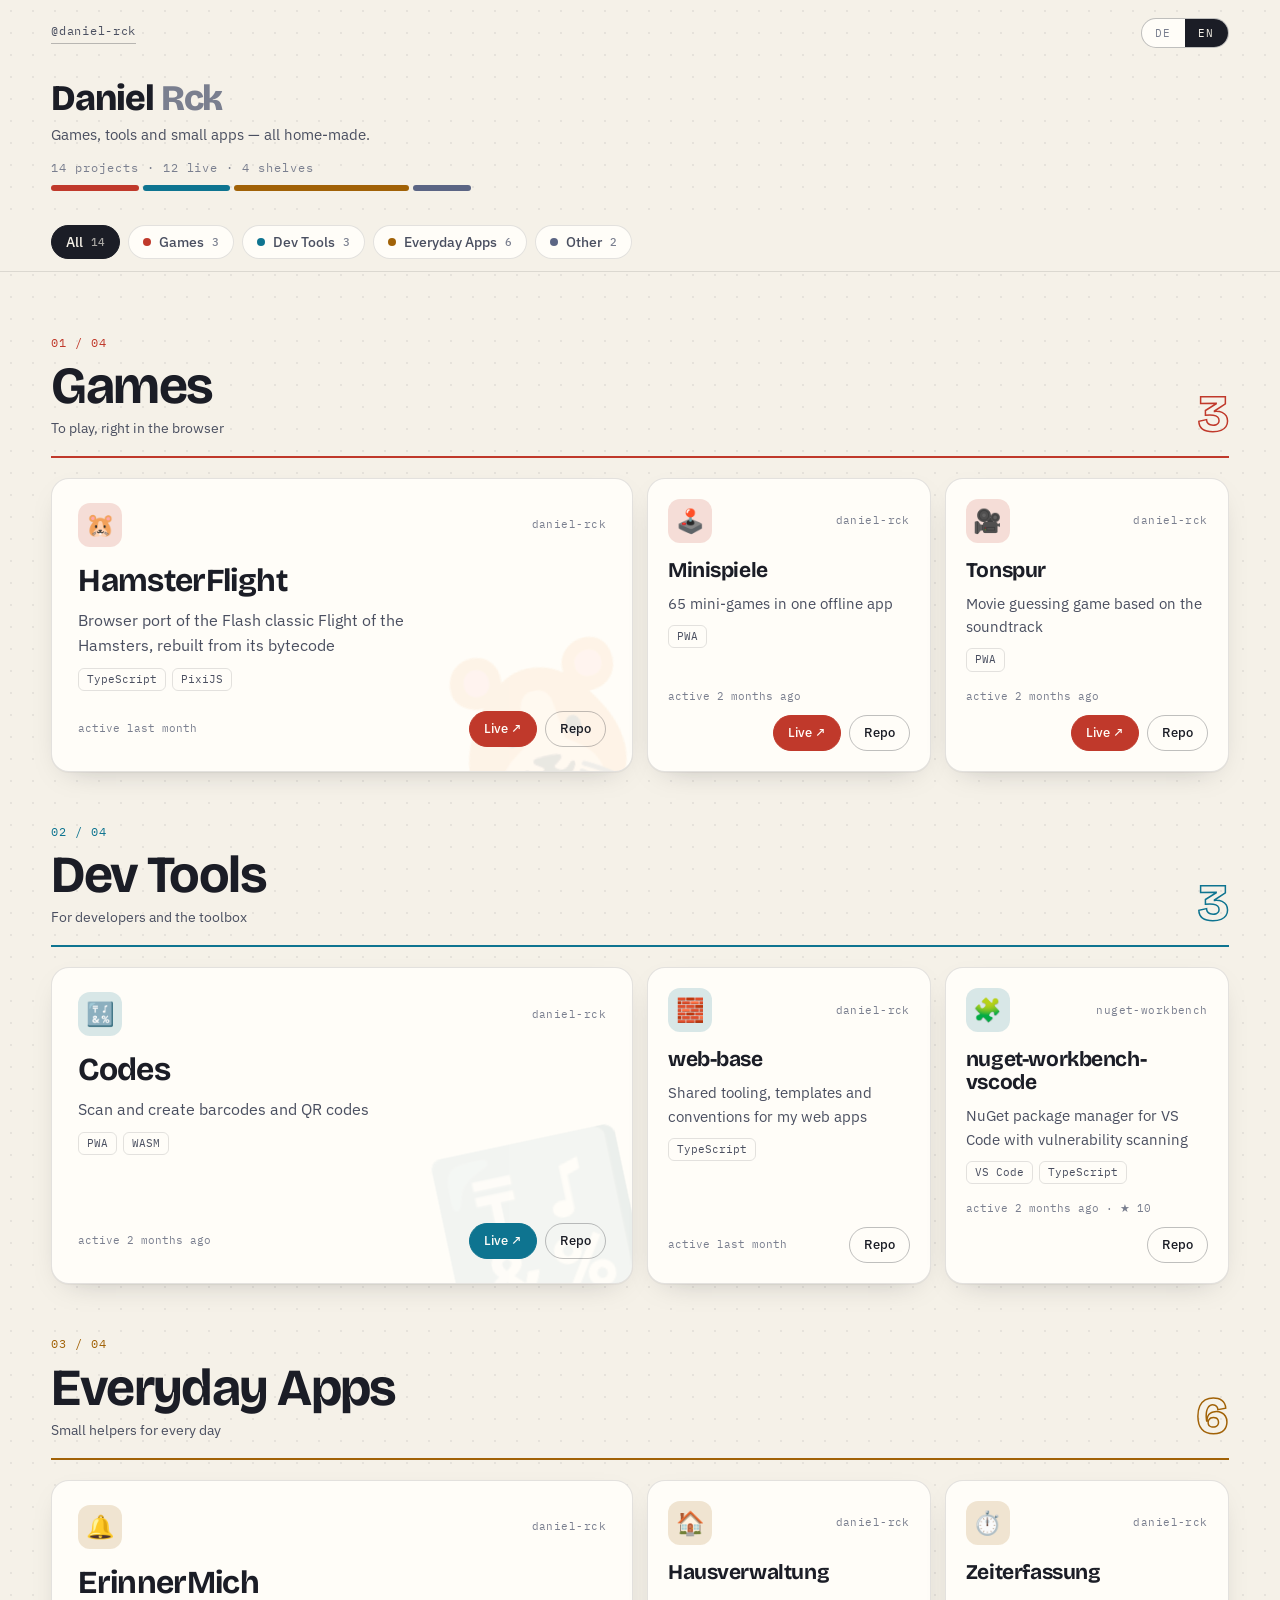
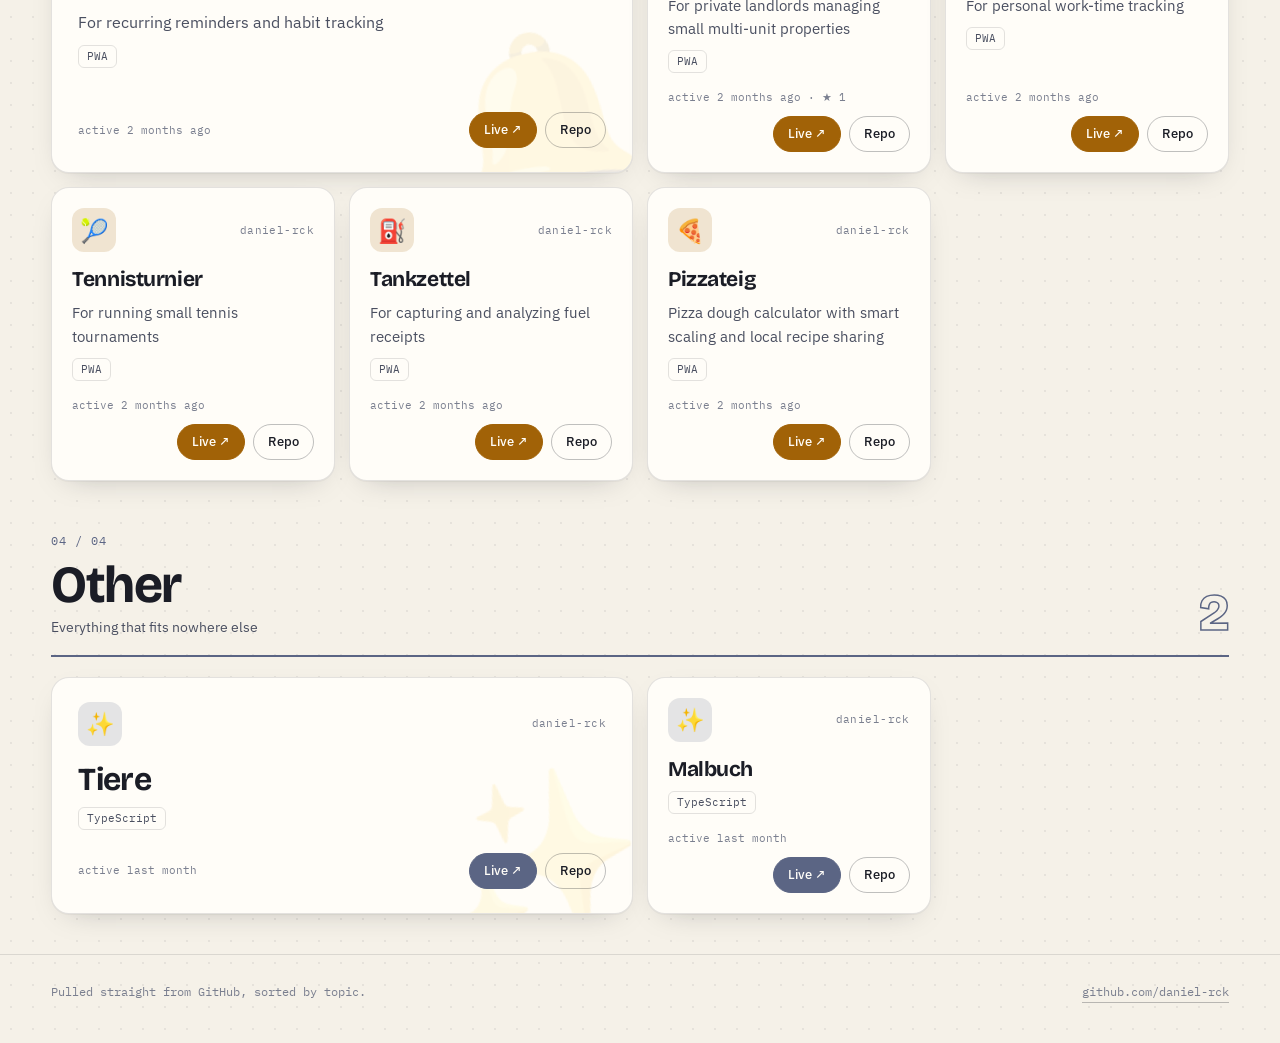
<file: index.html>
<!doctype html>
<html lang="en">
<head>
<meta charset="utf-8">
<meta name="viewport" content="width=device-width, initial-scale=1">
<title>Daniel Rck · Projects</title>
<meta name="description" content="Projects by Daniel Rck — games, creative tools, developer tools and everyday apps, each linked to its repository and live version.">
<meta property="og:title" content="Daniel Rck · Projects">
<meta property="og:description" content="Games, tools and everyday apps — repository and live app for each.">
<meta property="og:type" content="website">
<meta property="og:url" content="https://daniel-rck.github.io/">
<meta name="color-scheme" content="light dark">
<link rel="icon" href="data:image/svg+xml,%3Csvg xmlns='http://www.w3.org/2000/svg' viewBox='0 0 32 32'%3E%3Crect width='32' height='32' rx='7' fill='%23070a14'/%3E%3Crect x='6' y='6' width='12' height='9' rx='2' fill='%23ff8a7a'/%3E%3Crect x='20' y='6' width='6' height='9' rx='2' fill='%23b69cff'/%3E%3Crect x='6' y='17' width='6' height='9' rx='2' fill='%2367e8f9'/%3E%3Crect x='14' y='17' width='12' height='9' rx='2' fill='%23fbbf24'/%3E%3C/svg%3E">
<link rel="preconnect" href="https://fonts.gstatic.com" crossorigin>
<link rel="stylesheet" href="https://fonts.googleapis.com/css2?family=Bricolage+Grotesque:opsz,wght@12..96,500;12..96,700;12..96,800&family=IBM+Plex+Sans:wght@400;500&family=IBM+Plex+Mono:wght@400;500&display=swap">
<link rel="stylesheet" href="./assets/style.css">
</head>
<body>

<header class="masthead">
  <div class="bar">
    <a class="handle" href="https://github.com/daniel-rck" target="_blank" rel="noopener">@daniel-rck</a>
    <div class="lang" role="group" data-i18n-label="langgroup">
      <button type="button" data-lang="de" aria-pressed="false">DE</button>
      <button type="button" data-lang="en" aria-pressed="true">EN</button>
    </div>
  </div>
  <h1>Daniel <em>Rck</em></h1>
  <p class="tagline" data-i18n="tagline"></p>
  <p class="stats" id="stats"></p>
  <div class="spectrum" id="spectrum" aria-hidden="true"></div>
</header>

<nav class="filters" id="filters" data-i18n-label="filterlabel"></nav>

<main class="shelves" id="shelves"></main>

<footer class="foot">
  <span data-i18n="footnote"></span>
  <a href="https://github.com/daniel-rck" target="_blank" rel="noopener">github.com/daniel-rck</a>
</footer>

<script src="./data/projects.js"></script>
<script src="./assets/app.js"></script>
</body>
</html>
</file>
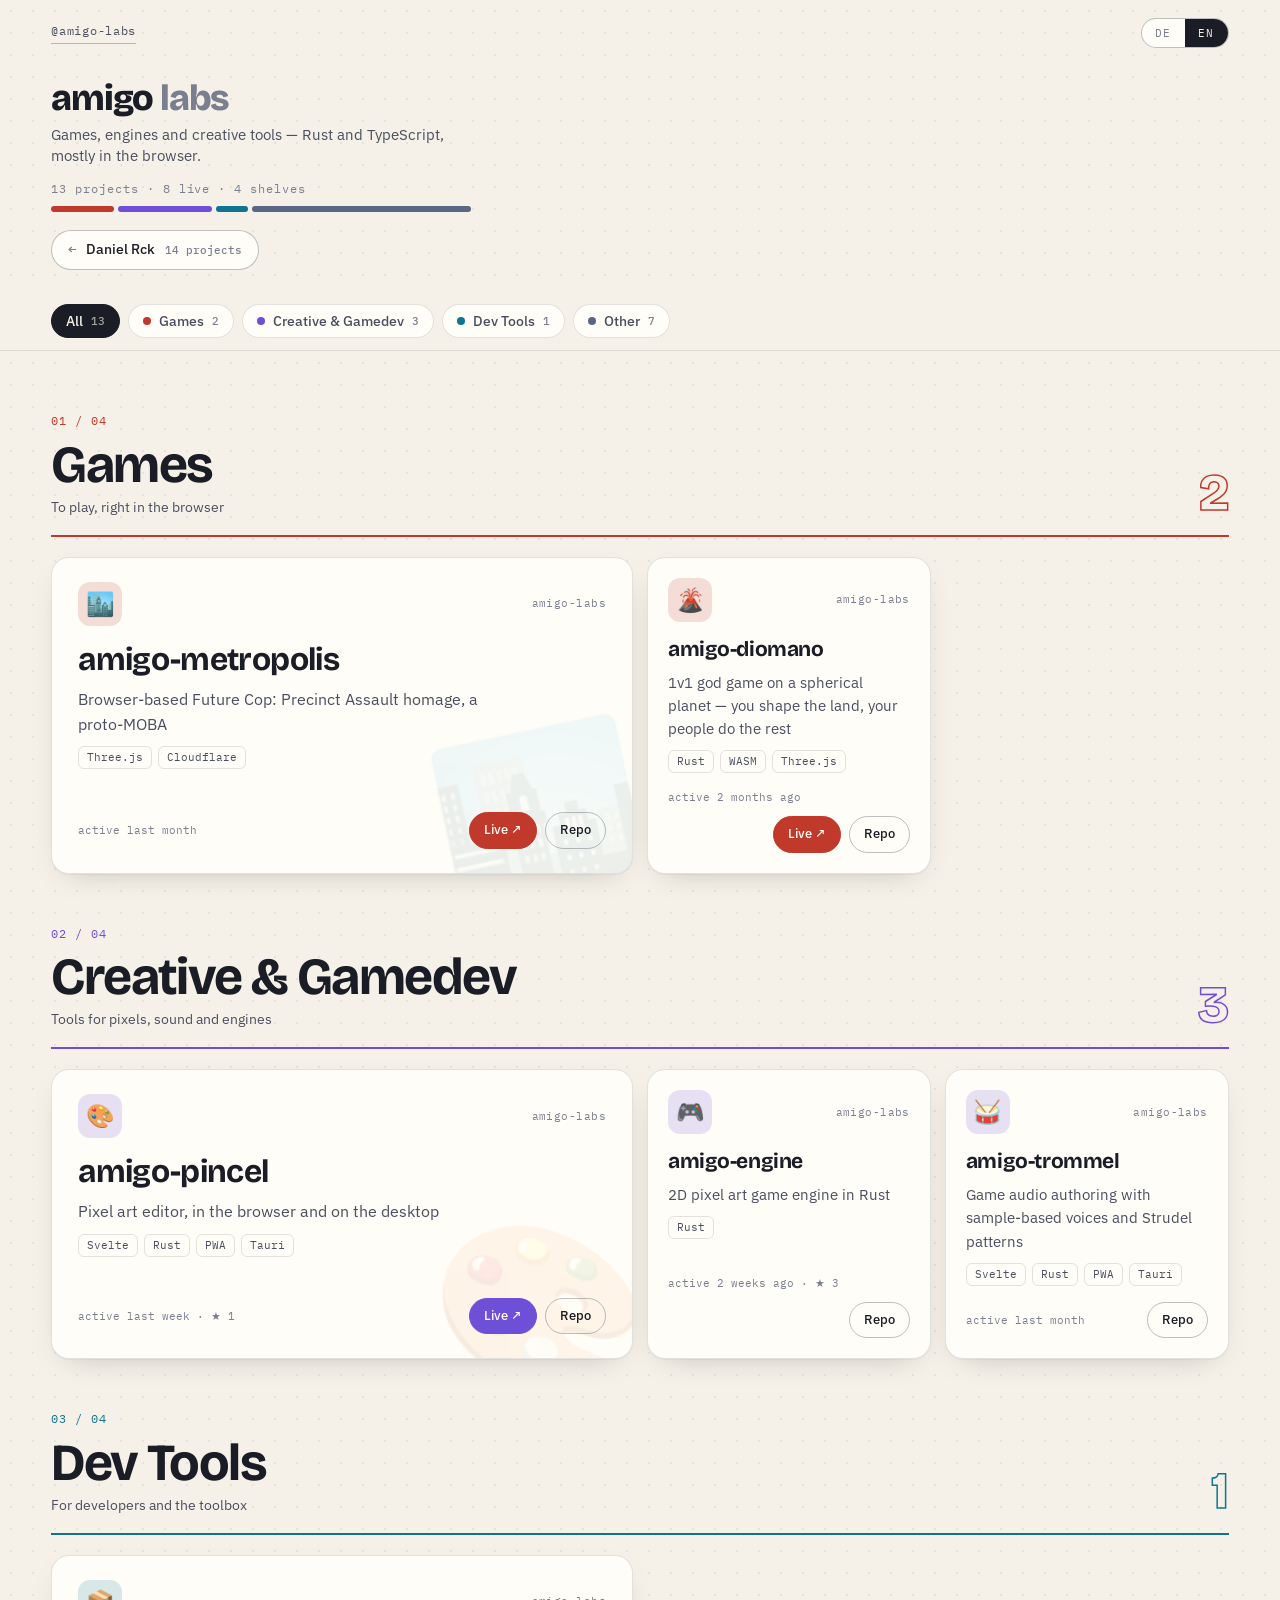
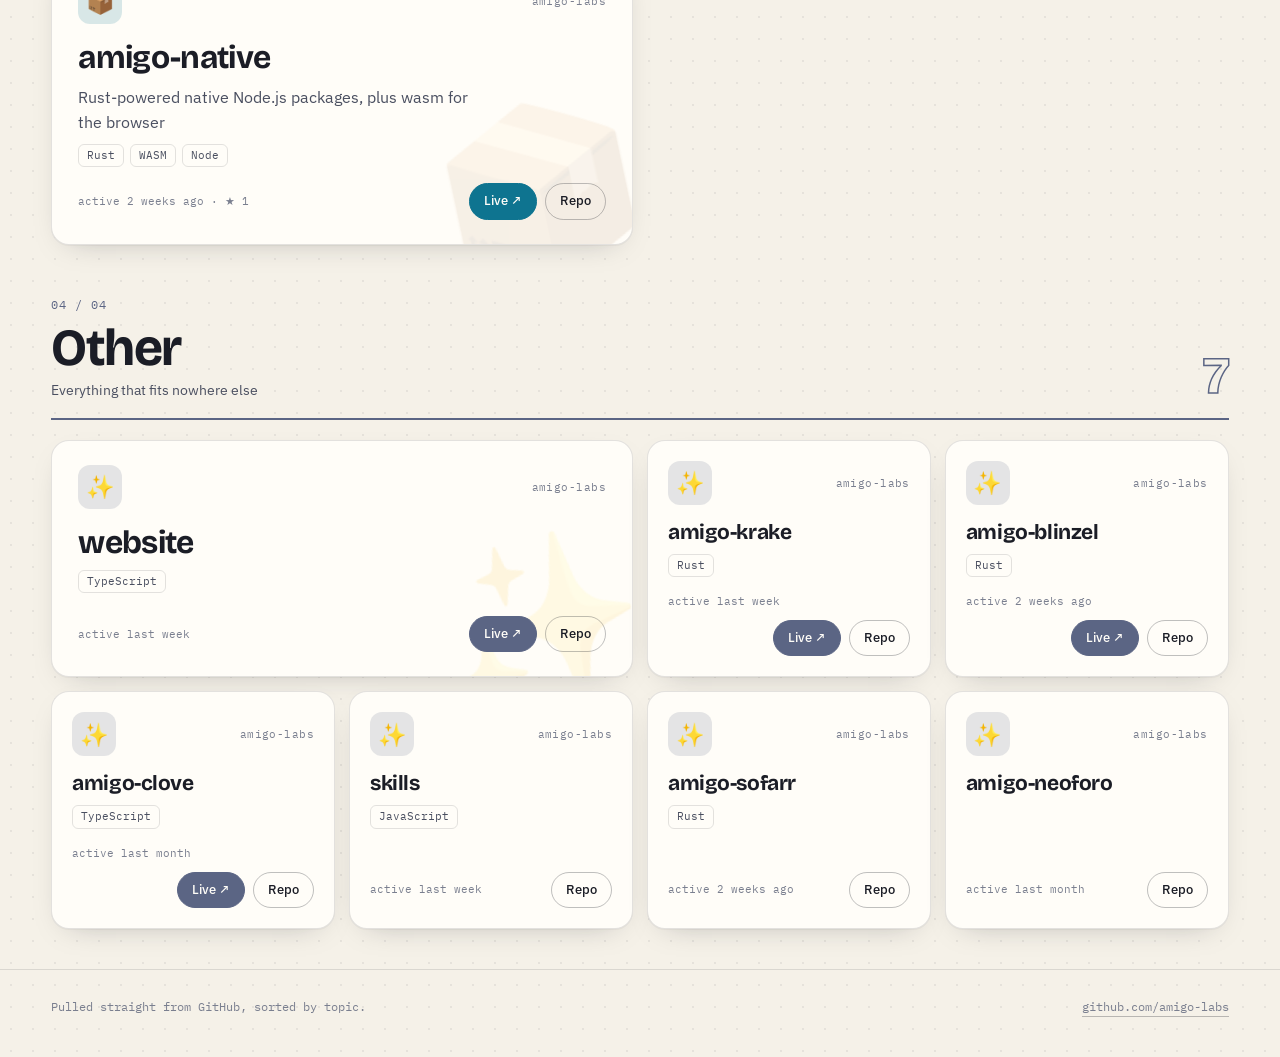
<file: amigo-labs/index.html>
<!doctype html>
<html lang="en" data-page="amigo-labs" data-root="../">
<head>
<meta charset="utf-8">
<meta name="viewport" content="width=device-width, initial-scale=1">
<title>amigo labs · Projects</title>
<meta name="description" content="Projects by amigo labs — browser games, a pixel-art game engine, creative tools and developer tools, each linked to its repository and live version.">
<meta property="og:title" content="amigo labs · Projects">
<meta property="og:description" content="Games, engines and creative tools — repository and live app for each.">
<meta property="og:type" content="website">
<meta property="og:url" content="https://daniel-rck.github.io/amigo-labs/">
<meta name="color-scheme" content="light dark">
<link rel="icon" href="data:image/svg+xml,%3Csvg xmlns='http://www.w3.org/2000/svg' viewBox='0 0 32 32'%3E%3Crect width='32' height='32' rx='7' fill='%23070a14'/%3E%3Crect x='6' y='6' width='12' height='9' rx='2' fill='%23ff8a7a'/%3E%3Crect x='20' y='6' width='6' height='9' rx='2' fill='%23b69cff'/%3E%3Crect x='6' y='17' width='6' height='9' rx='2' fill='%2367e8f9'/%3E%3Crect x='14' y='17' width='12' height='9' rx='2' fill='%23fbbf24'/%3E%3C/svg%3E">
<link rel="preconnect" href="https://fonts.gstatic.com" crossorigin>
<link rel="stylesheet" href="https://fonts.googleapis.com/css2?family=Bricolage+Grotesque:opsz,wght@12..96,500;12..96,700;12..96,800&family=IBM+Plex+Sans:wght@400;500&family=IBM+Plex+Mono:wght@400;500&display=swap">
<link rel="stylesheet" href="../assets/style.css">
</head>
<body>

<header class="masthead">
  <div class="bar">
    <a class="handle" href="https://github.com/amigo-labs" target="_blank" rel="noopener">@amigo-labs</a>
    <div class="lang" role="group" data-i18n-label="langgroup">
      <button type="button" data-lang="de" aria-pressed="false">DE</button>
      <button type="button" data-lang="en" aria-pressed="true">EN</button>
    </div>
  </div>
  <h1>amigo <em>labs</em></h1>
  <p class="tagline" data-i18n="tagline"></p>
  <p class="stats" id="stats"></p>
  <div class="spectrum" id="spectrum" aria-hidden="true"></div>
  <nav class="elsewhere" id="elsewhere" data-i18n-label="elsewhere"></nav>
</header>

<nav class="filters" id="filters" data-i18n-label="filterlabel"></nav>

<main class="shelves" id="shelves"></main>

<footer class="foot">
  <span data-i18n="footnote"></span>
  <a href="https://github.com/amigo-labs" target="_blank" rel="noopener">github.com/amigo-labs</a>
</footer>

<script src="../data/projects.js"></script>
<script src="../assets/app.js"></script>
</body>
</html>
</file>
<file: assets/style.css>
/* Project shelves — one shelf per category, a bento grid of cards on each.
   Light and dark follow the system; every category brings its own hue as
   --hue-l / --hue-d (set inline from data/categories.json) and --c picks
   the one for the current theme. */

:root{
  --ground:#f5f1e8;
  --ground-2:#ece6d8;
  --card:#fffdf8;
  --ink:#1b1d26;
  --ink-soft:#4a4f60;
  --dim:#7a7f8f;
  --line:rgba(27,29,38,.12);
  --line-hot:rgba(27,29,38,.28);
  --grid-dot:rgba(27,29,38,.07);
  --shadow:0 1px 0 rgba(27,29,38,.04),0 10px 30px -18px rgba(27,29,38,.35);
  --on-accent:#fffdf8;

  --display:"Bricolage Grotesque",system-ui,sans-serif;
  --body:"IBM Plex Sans",system-ui,sans-serif;
  --data:"IBM Plex Mono",ui-monospace,monospace;

  --gutter:clamp(16px,4vw,56px);
  --radius:18px;
}
[style*="--hue-l"]{--c:var(--hue-l)}

@media (prefers-color-scheme:dark){
  :root{
    --ground:#070a14;
    --ground-2:#0d1222;
    --card:#0f1528;
    --ink:#e6ebfa;
    --ink-soft:#a9b3d0;
    --dim:#6c7799;
    --line:rgba(170,185,230,.13);
    --line-hot:rgba(170,185,230,.32);
    --grid-dot:rgba(170,185,230,.08);
    --shadow:0 1px 0 rgba(255,255,255,.03) inset,0 18px 40px -24px rgba(0,0,0,.9);
    --on-accent:#070a14;
  }
  [style*="--hue-d"]{--c:var(--hue-d)}
}

*{box-sizing:border-box}
html{-webkit-text-size-adjust:100%}
body{
  margin:0;
  min-height:100vh;
  background:
    radial-gradient(var(--grid-dot) 1px,transparent 1.5px) 0 0/22px 22px,
    var(--ground);
  color:var(--ink);
  font-family:var(--body);
  font-size:15px;
  line-height:1.55;
  overflow-x:hidden;
}
a{color:inherit}
:focus-visible{outline:2px solid var(--ink);outline-offset:3px;border-radius:6px}

/* ---------------- masthead ---------------- */
.masthead{padding:18px var(--gutter) 22px;max-width:1440px;margin:0 auto}
.bar{display:flex;justify-content:space-between;align-items:center;gap:16px;margin-bottom:clamp(20px,3vw,32px)}
.handle{
  font-family:var(--data);font-size:12px;letter-spacing:.06em;color:var(--ink-soft);
  text-decoration:none;border-bottom:1px solid var(--line-hot);padding-bottom:2px;
}
.handle:hover{color:var(--ink);border-color:var(--ink)}
.lang{display:flex;border:1px solid var(--line-hot);border-radius:999px;overflow:hidden;background:var(--card)}
.lang button{
  font-family:var(--data);font-size:11px;letter-spacing:.14em;
  padding:7px 13px;background:none;border:0;color:var(--dim);cursor:pointer;
}
.lang button:hover{color:var(--ink)}
.lang button[aria-pressed="true"]{background:var(--ink);color:var(--ground)}

.masthead h1{
  margin:0;
  font-family:var(--display);font-weight:800;
  font-size:clamp(26px,3.2vw,36px);line-height:1.05;letter-spacing:-.03em;
}
.masthead h1 em{font-style:normal;color:var(--dim)}
.tagline{
  margin:6px 0 0;max-width:48ch;
  font-size:15px;line-height:1.4;color:var(--ink-soft);
}
.stats{margin:14px 0 8px;font-family:var(--data);font-size:12px;letter-spacing:.08em;color:var(--dim)}

/* one bar, split by how many projects each shelf holds */
.spectrum{display:flex;gap:4px;height:6px;max-width:420px}
.spectrum span{flex:1 1 0;min-width:8px;border-radius:99px;background:var(--c)}

/* links to the other pages (amigo labs and back) */
.elsewhere{display:flex;flex-wrap:wrap;gap:8px;margin-top:18px}
.elsewhere:empty{display:none}
.portal{
  display:inline-flex;align-items:baseline;gap:10px;
  padding:8px 16px;border-radius:999px;
  font-size:14px;font-weight:500;text-decoration:none;color:var(--ink);
  background:var(--card);border:1px solid var(--line-hot);
  transition:border-color .2s;
}
.portal .n{font-family:var(--data);font-size:11px;color:var(--dim)}
.portal .arrow{font-family:var(--data);color:var(--dim);transition:transform .2s}
.portal:hover{border-color:var(--ink)}
.portal:hover .arrow{color:var(--ink);transform:translateX(3px)}
.portal.back:hover .arrow{transform:translateX(-3px)}

/* ---------------- filters ---------------- */
.filters{
  position:sticky;top:0;z-index:20;
  display:flex;gap:8px;overflow-x:auto;scrollbar-width:none;
  padding:12px var(--gutter);
  max-width:1440px;margin:0 auto;
  background:color-mix(in srgb,var(--ground) 86%,transparent);
  backdrop-filter:blur(14px);-webkit-backdrop-filter:blur(14px);
  border-bottom:1px solid var(--line);
}
.filters::-webkit-scrollbar{display:none}
.chip{
  flex:none;display:inline-flex;align-items:center;gap:8px;
  font-family:var(--body);font-size:14px;font-weight:500;color:var(--ink-soft);
  padding:7px 14px;border-radius:999px;cursor:pointer;
  background:var(--card);border:1px solid var(--line);
  transition:border-color .2s,color .2s,background .2s;
}
.chip:hover{color:var(--ink);border-color:var(--line-hot)}
.chip .dot{width:8px;height:8px;border-radius:50%;background:var(--c)}
.chip .n{font-family:var(--data);font-size:11px;color:var(--dim)}
.chip[aria-pressed="true"]{background:var(--ink);color:var(--ground);border-color:var(--ink)}
.chip[aria-pressed="true"] .n{color:inherit;opacity:.65}

/* ---------------- shelves ---------------- */
.shelves{max-width:1440px;margin:0 auto;padding:10px var(--gutter) 40px}
.shelf{padding-top:clamp(28px,4vw,52px);scroll-margin-top:64px}
.shelf[hidden]{display:none}
.shelf.swap{animation:swap .35s ease}
@keyframes swap{from{opacity:0;transform:translateY(8px)}}

.shelf-head{
  display:flex;justify-content:space-between;align-items:flex-end;gap:18px;
  padding-bottom:16px;margin-bottom:20px;
  border-bottom:2px solid var(--c);
}
.shelf-head .no{
  display:block;margin-bottom:8px;
  font-family:var(--data);font-size:12px;letter-spacing:.08em;color:var(--c);
}
.shelf-head h2{
  margin:0;font-family:var(--display);font-weight:700;
  font-size:clamp(28px,4.4vw,52px);line-height:1;letter-spacing:-.03em;
}
.shelf-head p{margin:6px 0 0;color:var(--ink-soft);font-size:14px}
.shelf-head .count{
  font-family:var(--display);font-weight:800;font-size:clamp(28px,4.4vw,52px);line-height:1;
  color:transparent;-webkit-text-stroke:1.5px var(--c);
}

.grid{
  display:grid;gap:14px;
  grid-template-columns:repeat(auto-fill,minmax(260px,1fr));
  grid-auto-flow:dense;
}
@media (min-width:720px){ .card.wide{grid-column:span 2} }

/* ---------------- cards ---------------- */
.card{
  position:relative;overflow:hidden;isolation:isolate;
  display:flex;flex-direction:column;gap:10px;
  min-height:220px;padding:20px;
  background:var(--card);
  border:1px solid var(--line);border-radius:var(--radius);
  box-shadow:var(--shadow);
  transition:transform .25s cubic-bezier(.2,.7,.3,1),border-color .25s,box-shadow .25s;
}
.card::before{              /* category glow, only on hover */
  content:"";position:absolute;inset:auto -30% -60% auto;width:70%;aspect-ratio:1;z-index:-1;
  background:radial-gradient(closest-side,color-mix(in srgb,var(--c) 28%,transparent),transparent);
  opacity:0;transition:opacity .3s;
}
.card:hover,.card:focus-within{transform:translateY(-3px);border-color:color-mix(in srgb,var(--c) 55%,var(--line))}
.card:hover::before,.card:focus-within::before{opacity:1}

.card-top{display:flex;justify-content:space-between;align-items:center;gap:10px}
.glyph{
  display:grid;place-items:center;width:44px;height:44px;border-radius:12px;font-size:23px;
  background:color-mix(in srgb,var(--c) 16%,transparent);
}
.owner{font-family:var(--data);font-size:11px;letter-spacing:.04em;color:var(--dim)}
.card h3{
  margin:6px 0 0;font-family:var(--display);font-weight:700;
  font-size:21px;line-height:1.1;letter-spacing:-.02em;overflow-wrap:anywhere;
}
.card .desc{margin:0;color:var(--ink-soft);max-width:52ch}
.tech{display:flex;flex-wrap:wrap;gap:6px;margin:0;padding:0;list-style:none}
.tech li{
  font-family:var(--data);font-size:11px;color:var(--ink-soft);
  padding:2px 8px;border:1px solid var(--line);border-radius:6px;
}
.card-foot{
  margin-top:auto;padding-top:6px;
  display:flex;flex-wrap:wrap;justify-content:space-between;align-items:center;gap:10px;
}
.meta{font-family:var(--data);font-size:11px;color:var(--dim)}
.acts{display:flex;gap:8px;margin-left:auto}
.btn{
  font-size:13px;font-weight:500;text-decoration:none;
  padding:7px 14px;border-radius:999px;border:1px solid var(--line-hot);
  transition:background .2s,border-color .2s,color .2s;
}
.btn:hover{border-color:var(--ink)}
.btn.primary{background:var(--c);border-color:var(--c);color:var(--on-accent)}
.btn.primary:hover{background:var(--ink);border-color:var(--ink);color:var(--ground)}

/* wide cards: bigger type and the emoji as a faded watermark */
.card.wide{padding:24px 26px}
.card.wide h3{font-size:clamp(24px,2.6vw,32px)}
.card.wide .desc{font-size:16px;max-width:40ch}
.ghost{
  position:absolute;right:-14px;bottom:-30px;z-index:-1;
  font-size:170px;line-height:1;opacity:.1;transform:rotate(-12deg);
  pointer-events:none;user-select:none;
  transition:transform .4s cubic-bezier(.2,.7,.3,1),opacity .4s;
}
.card.wide:hover .ghost{transform:rotate(-4deg) scale(1.06);opacity:.16}

/* staggered reveal — only when JS switched it on and motion is welcome */
.motion .card{opacity:0;transform:translateY(14px)}
.motion .card.in{
  opacity:1;transform:none;
  transition:opacity .5s ease calc(var(--k,0) * 45ms),
             transform .5s cubic-bezier(.2,.7,.3,1) calc(var(--k,0) * 45ms),
             border-color .25s,box-shadow .25s;
}
.motion .card.in:hover,.motion .card.in:focus-within{transform:translateY(-3px);transition-delay:0s}

/* ---------------- footer ---------------- */
.foot{
  max-width:1440px;margin:0 auto;padding:28px var(--gutter) 40px;
  display:flex;flex-wrap:wrap;justify-content:space-between;gap:10px;
  font-family:var(--data);font-size:12px;color:var(--dim);
  border-top:1px solid var(--line);
}
.foot a{text-decoration:none;border-bottom:1px solid var(--line-hot)}
.foot a:hover{color:var(--ink)}

@media (max-width:520px){
  .card{min-height:0}
  .shelf-head{gap:12px}
}

@media (prefers-reduced-motion:reduce){
  *,*::before,*::after{animation:none!important;transition:none!important}
}
</file>
